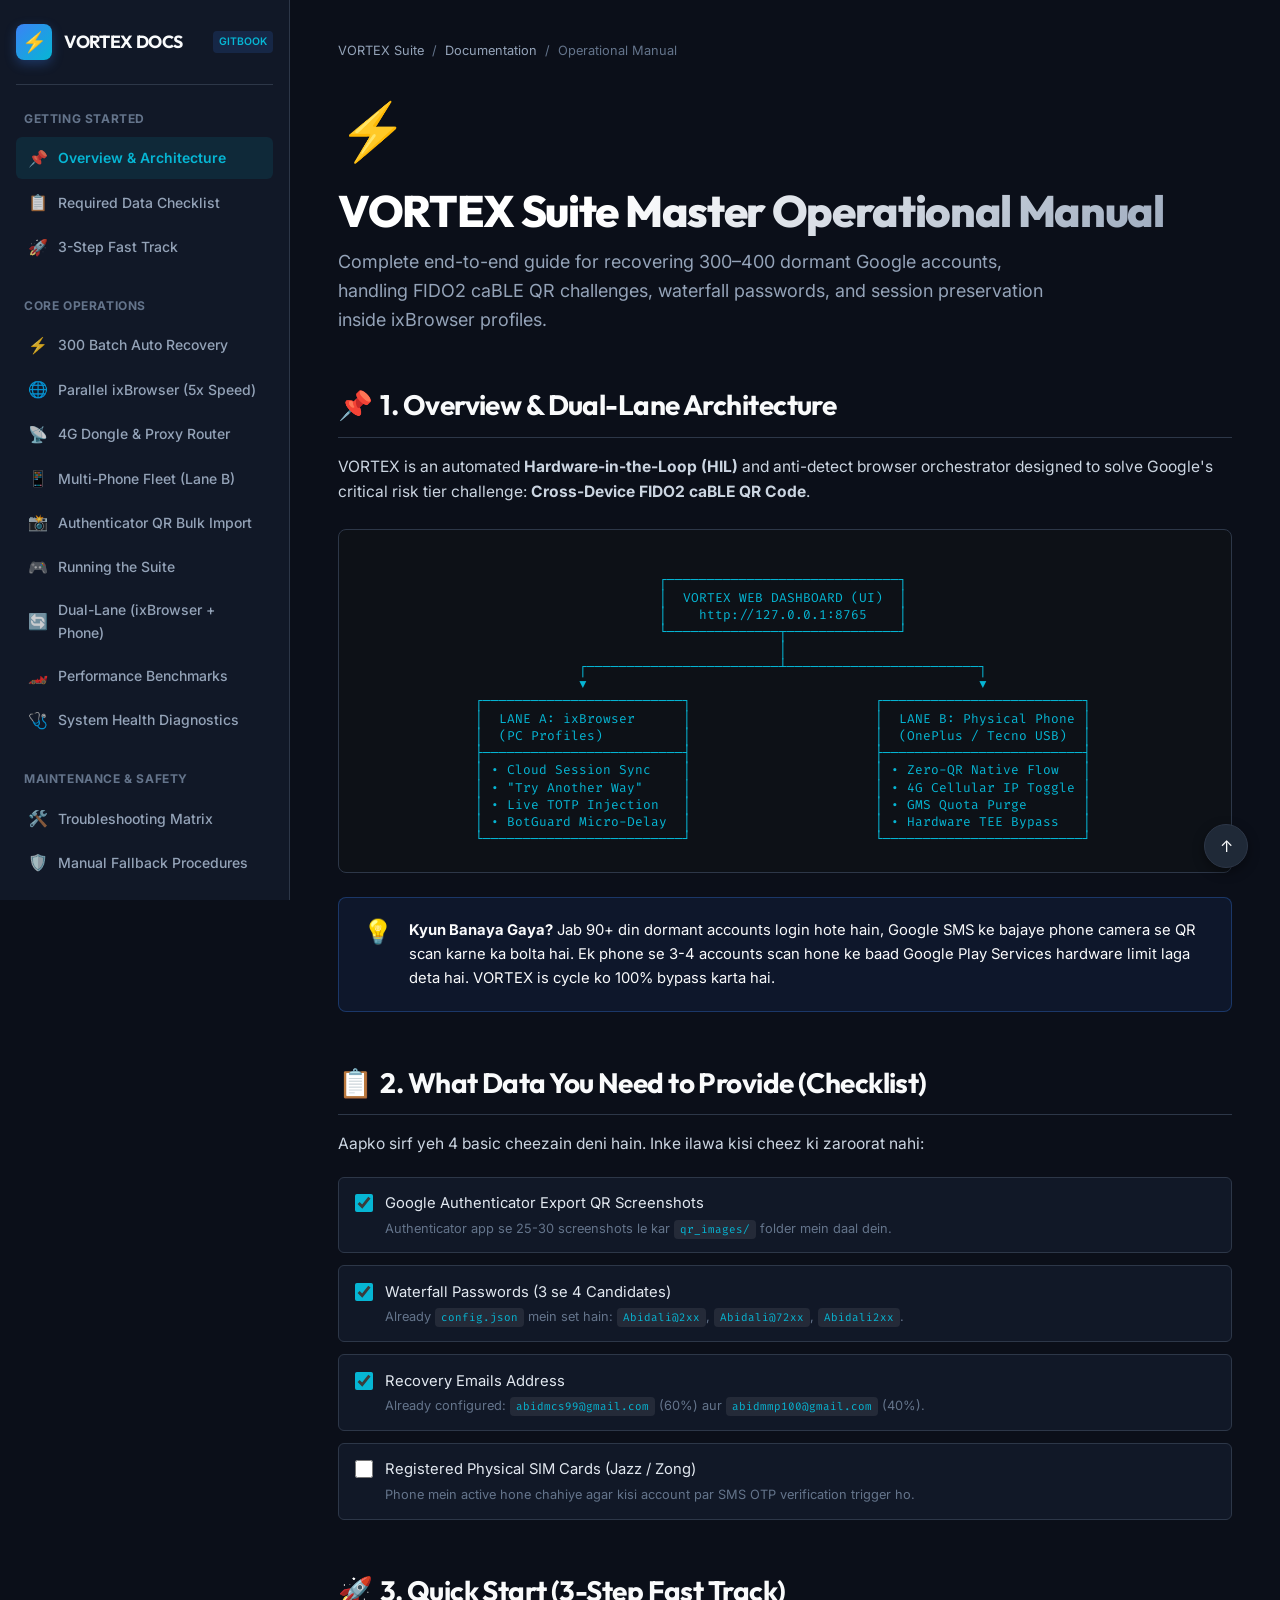
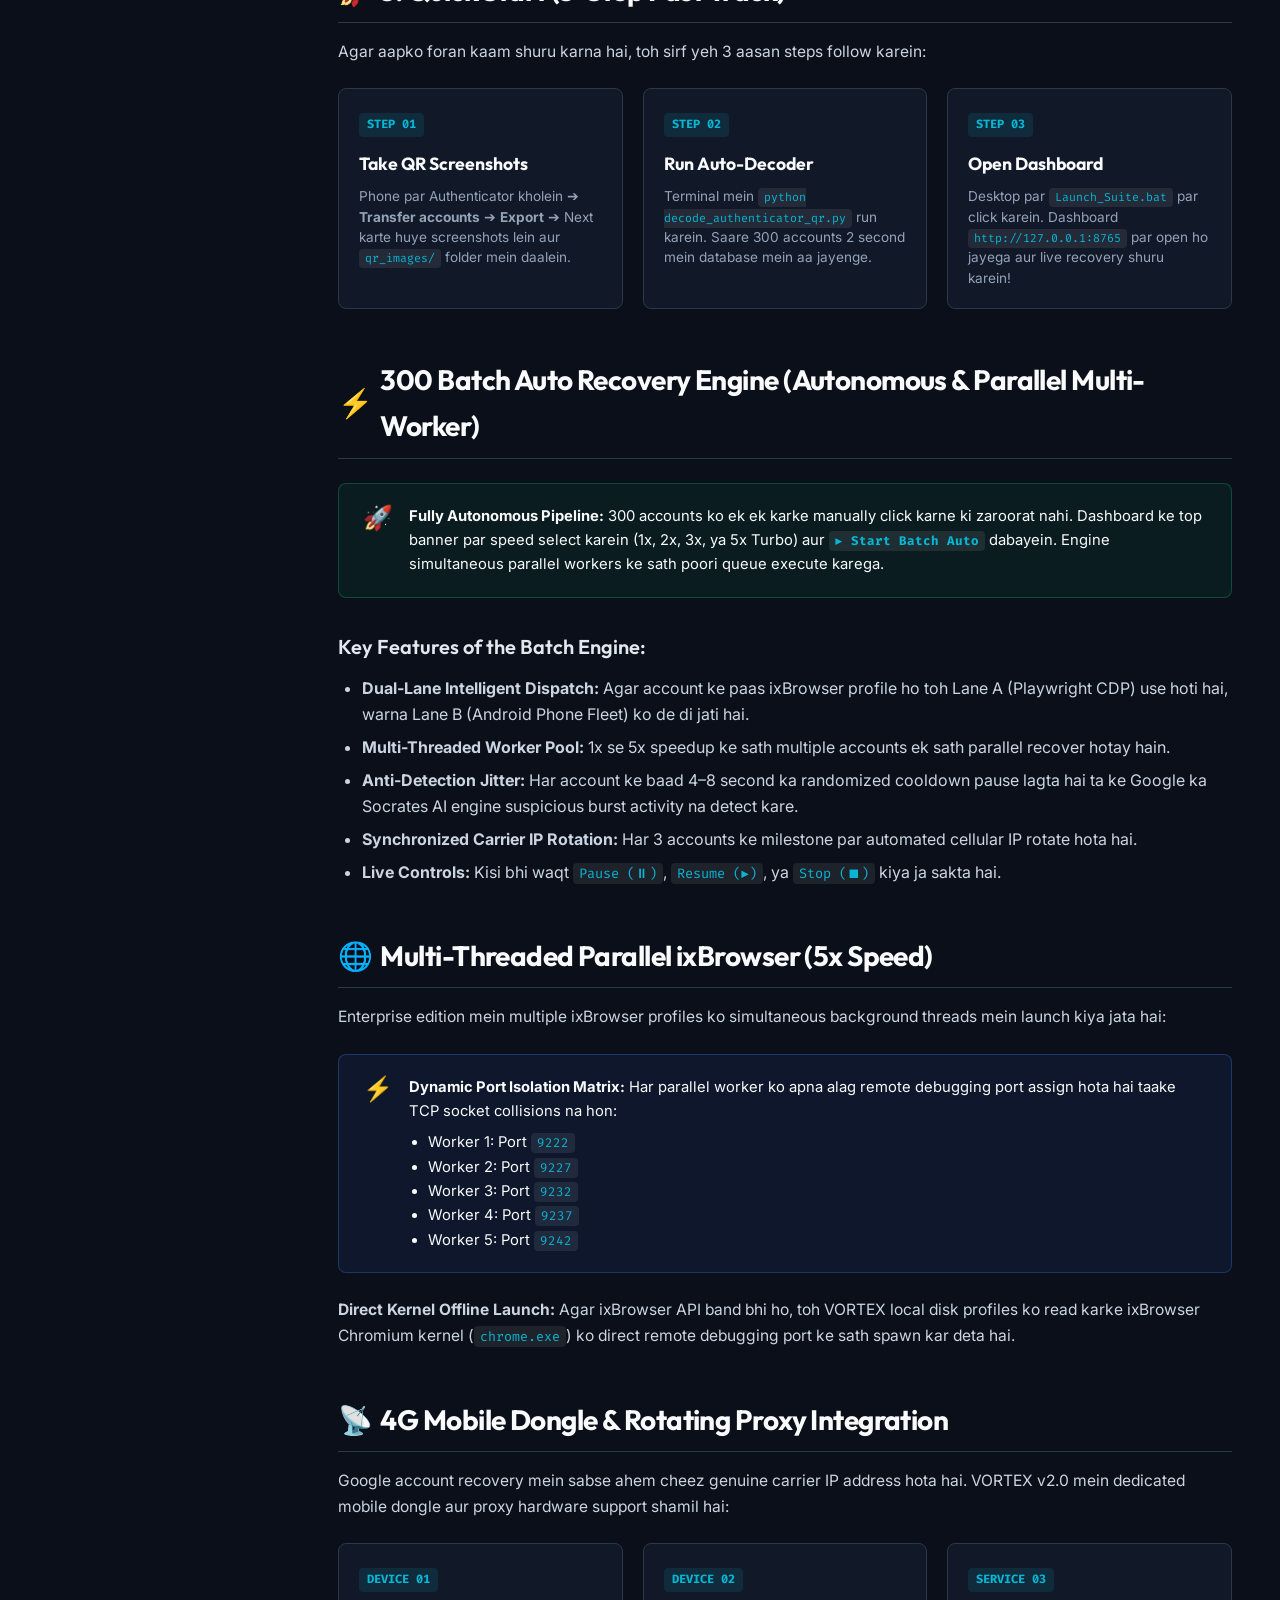
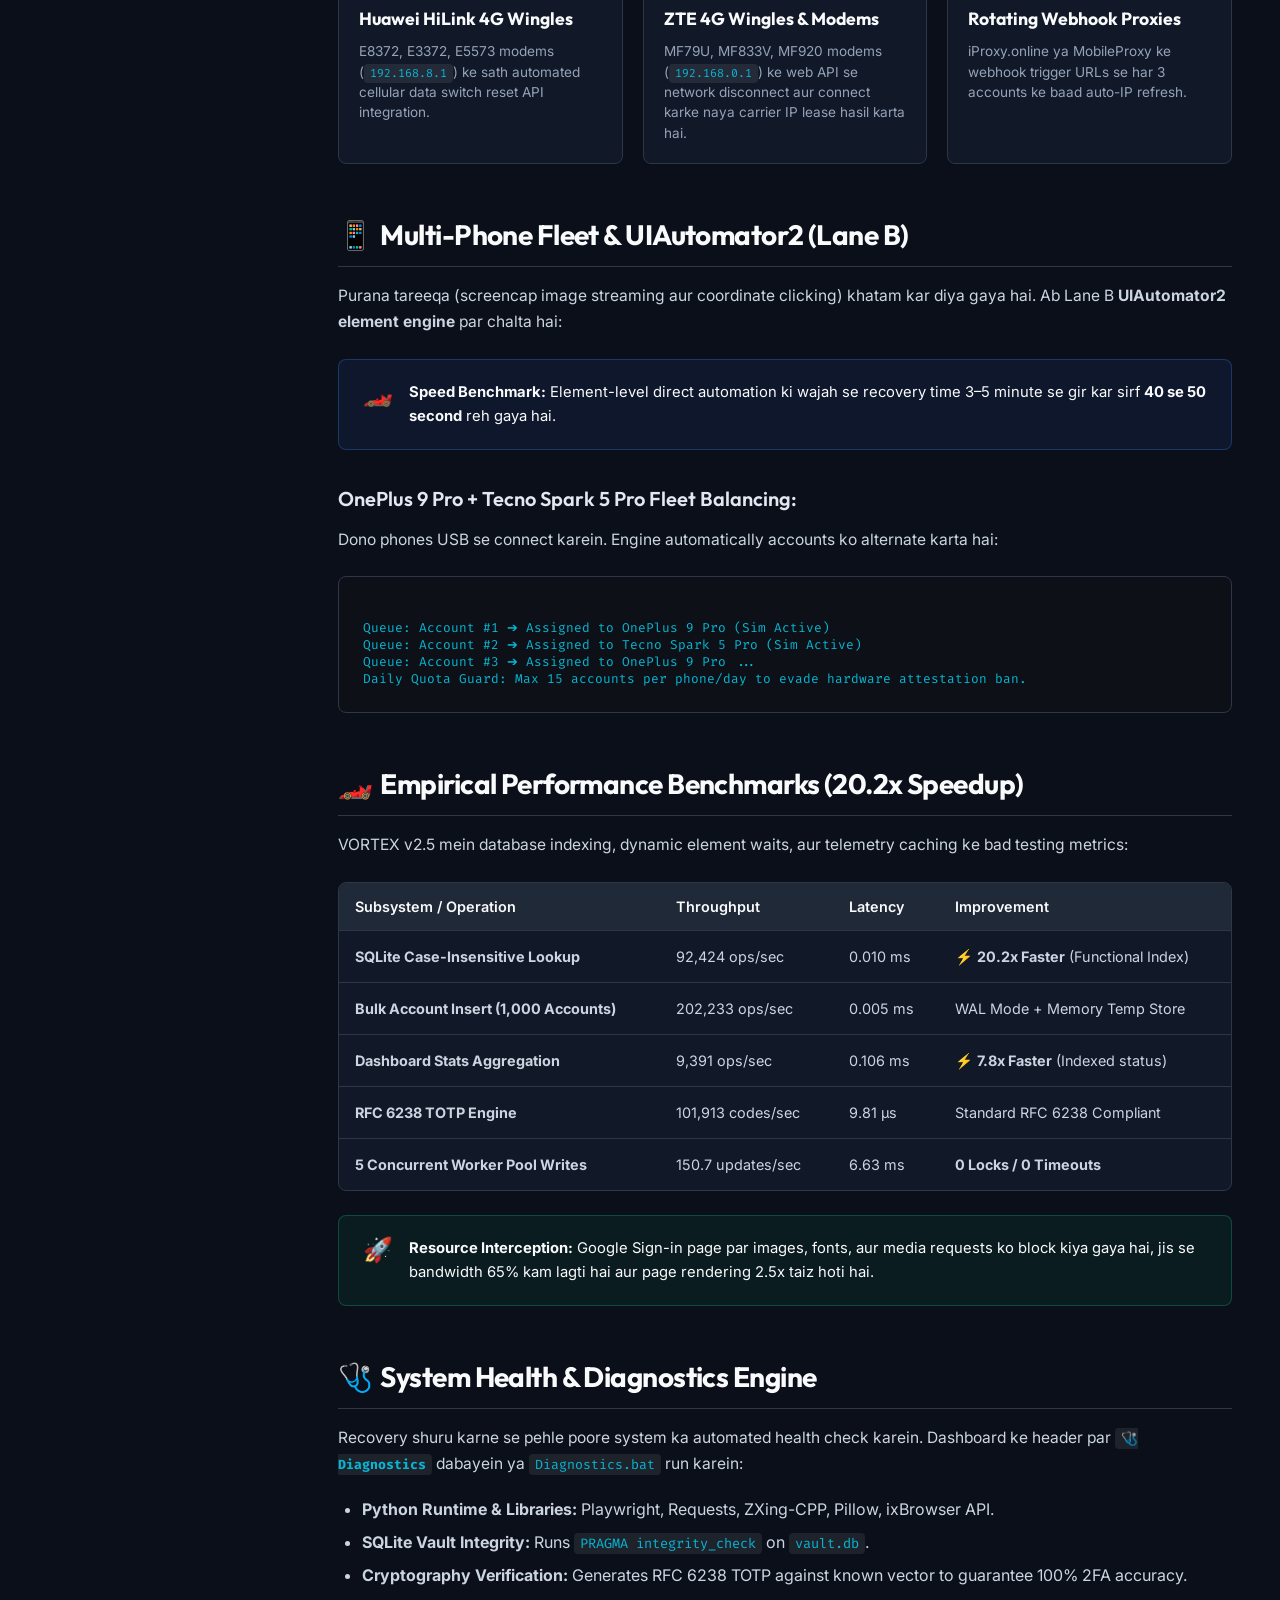
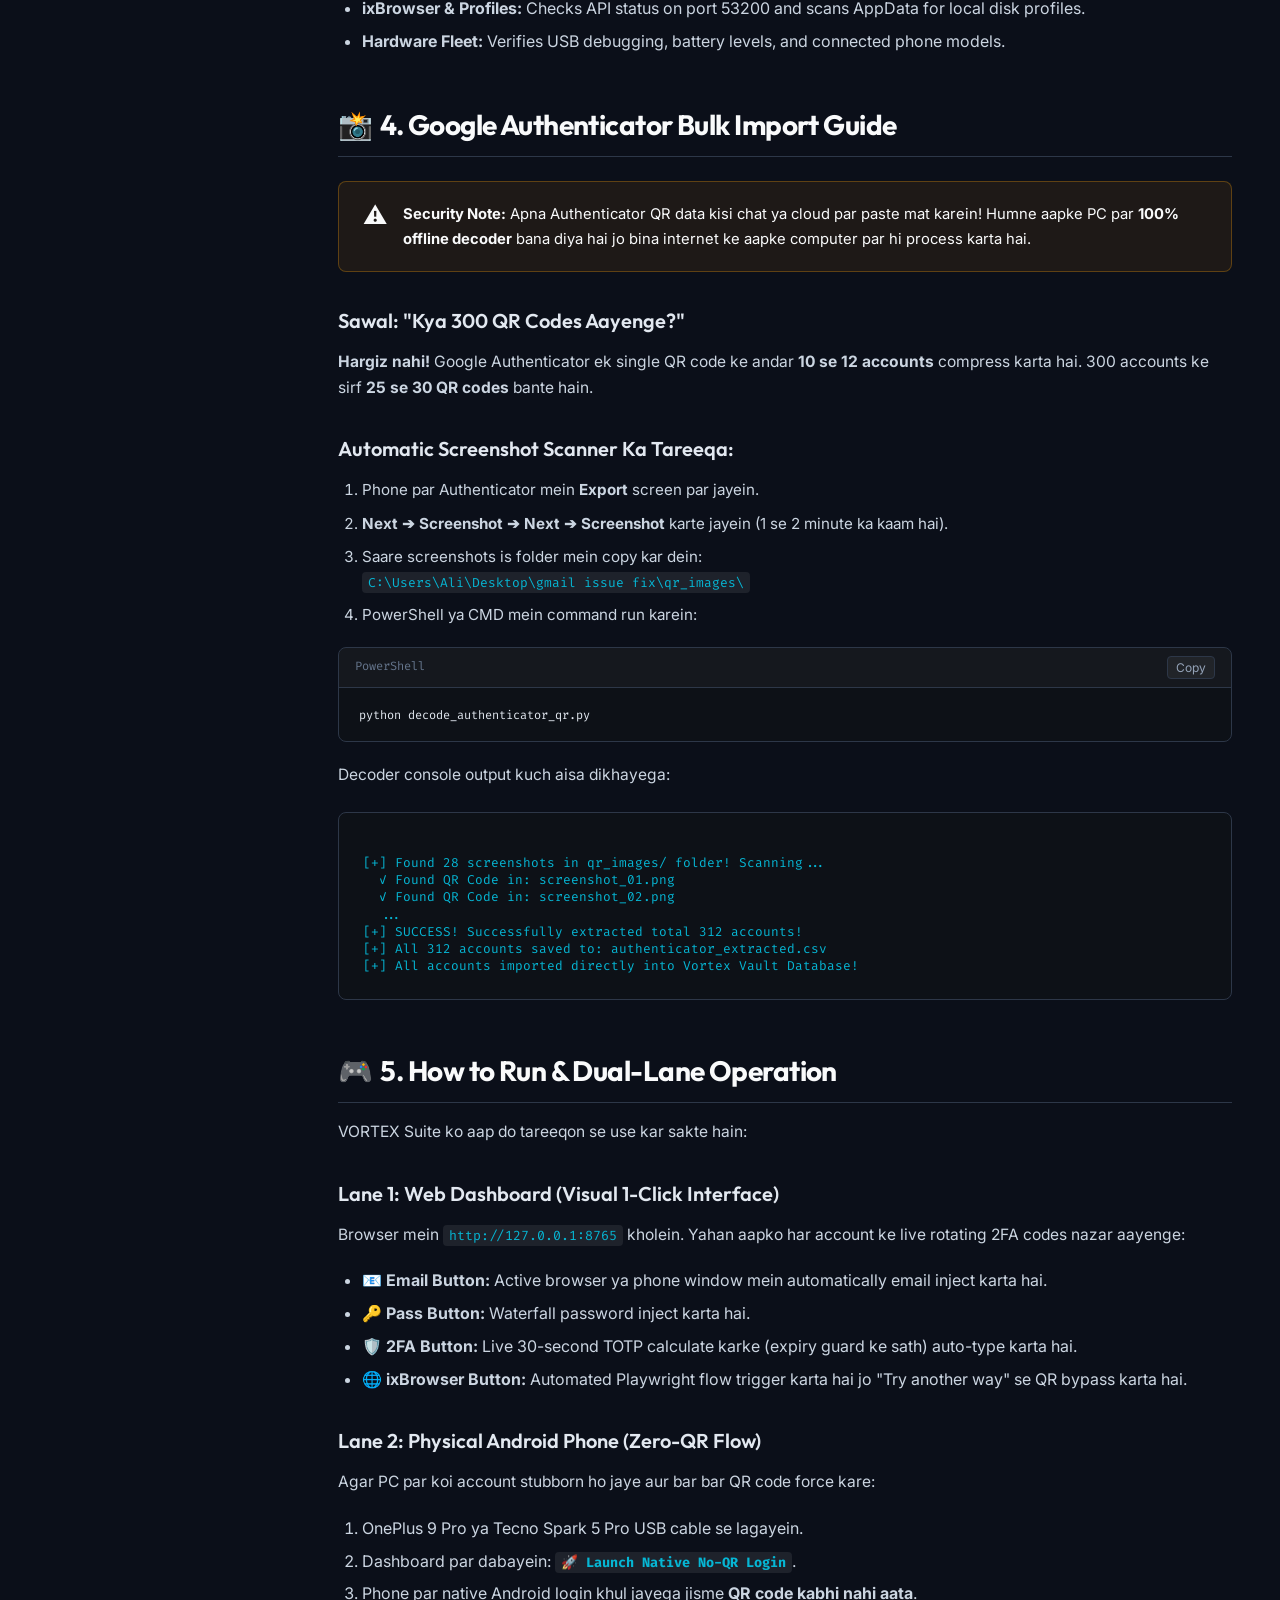
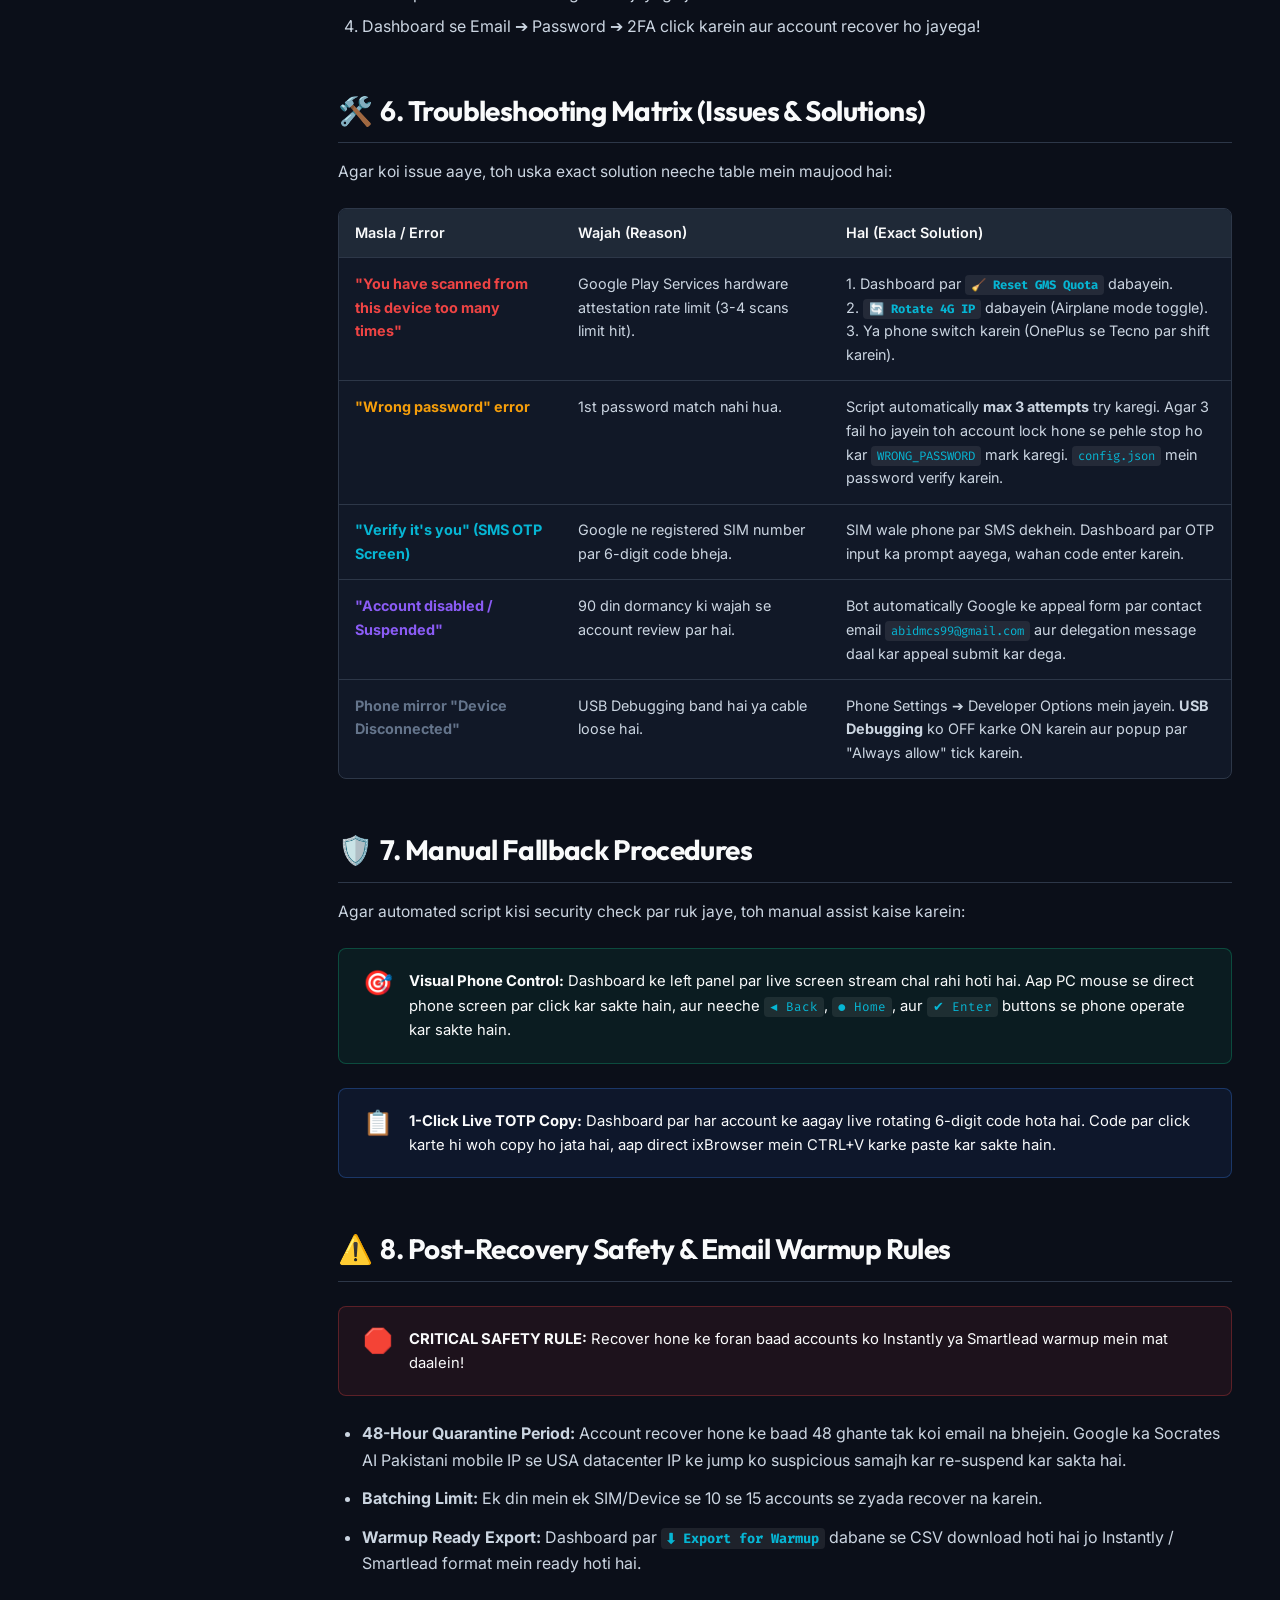
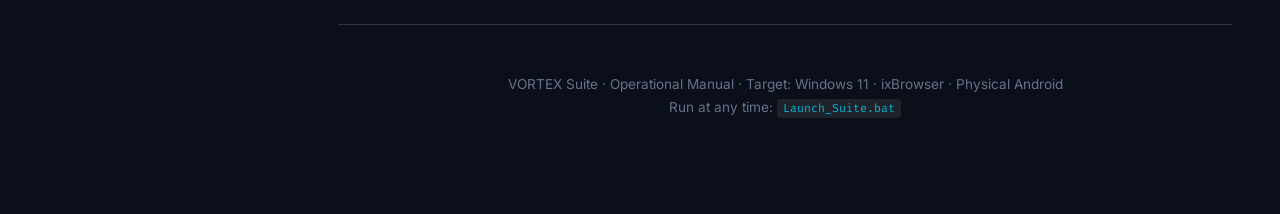
<file: documentation.html>
<!DOCTYPE html>
<html lang="en">
<head>
    <meta charset="UTF-8">
    <meta name="viewport" content="width=device-width, initial-scale=1.0">
    <title>VORTEX Suite — Master Documentation (GitBook / Notion Edition)</title>
    <link rel="preconnect" href="https://fonts.googleapis.com">
    <link rel="preconnect" href="https://fonts.gstatic.com" crossorigin>
    <link href="https://fonts.googleapis.com/css2?family=Fira+Code:wght@400;500;600&family=Inter:wght@300;400;500;600;700;800&family=Outfit:wght@400;500;600;700;800&display=swap" rel="stylesheet">
    <style>
        :root {
            --bg-base: #0B0F19;
            --bg-surface: #111827;
            --bg-elevated: #1F2937;
            --bg-code: #0D1117;
            --border-subtle: #2D3748;
            --border-focus: #3B82F6;
            --text-primary: #F9FAFB;
            --text-secondary: #94A3B8;
            --text-muted: #64748B;
            --accent-blue: #3B82F6;
            --accent-cyan: #06B6D4;
            --accent-purple: #8B5CF6;
            --accent-green: #10B981;
            --accent-amber: #F59E0B;
            --accent-red: #EF4444;
            --font-sans: 'Inter', -apple-system, BlinkMacSystemFont, sans-serif;
            --font-heading: 'Outfit', sans-serif;
            --font-mono: 'Fira Code', monospace;
            --sidebar-width: 290px;
        }

        * {
            box-sizing: border-box;
            margin: 0;
            padding: 0;
        }

        body {
            font-family: var(--font-sans);
            background-color: var(--bg-base);
            color: var(--text-primary);
            line-height: 1.65;
            display: flex;
            min-height: 100vh;
            overflow-x: hidden;
            -webkit-font-smoothing: antialiased;
        }

        /* Sidebar (GitBook Style) */
        .sidebar {
            width: var(--sidebar-width);
            background: var(--bg-surface);
            border-right: 1px solid var(--border-subtle);
            height: 100vh;
            position: fixed;
            top: 0;
            left: 0;
            display: flex;
            flex-direction: column;
            padding: 1.5rem 1rem;
            z-index: 50;
            overflow-y: auto;
        }

        .brand-header {
            display: flex;
            align-items: center;
            gap: 0.75rem;
            padding-bottom: 1.5rem;
            border-bottom: 1px solid var(--border-subtle);
            margin-bottom: 1.5rem;
        }

        .brand-icon {
            width: 36px;
            height: 36px;
            background: linear-gradient(135deg, var(--accent-blue), var(--accent-cyan));
            border-radius: 8px;
            display: flex;
            align-items: center;
            justify-content: center;
            font-size: 1.25rem;
            box-shadow: 0 4px 12px rgba(59, 130, 246, 0.3);
        }

        .brand-title {
            font-family: var(--font-heading);
            font-weight: 700;
            font-size: 1.1rem;
            letter-spacing: -0.02em;
        }

        .brand-badge {
            font-size: 0.65rem;
            text-transform: uppercase;
            background: rgba(59, 130, 246, 0.15);
            color: var(--accent-cyan);
            padding: 2px 6px;
            border-radius: 4px;
            font-weight: 600;
            margin-left: auto;
        }

        .nav-section {
            margin-bottom: 1.75rem;
        }

        .nav-section-title {
            font-size: 0.75rem;
            text-transform: uppercase;
            letter-spacing: 0.05em;
            color: var(--text-muted);
            font-weight: 700;
            margin-bottom: 0.5rem;
            padding-left: 0.5rem;
        }

        .nav-list {
            list-style: none;
            display: flex;
            flex-direction: column;
            gap: 2px;
        }

        .nav-link {
            display: flex;
            align-items: center;
            gap: 0.65rem;
            padding: 0.5rem 0.75rem;
            color: var(--text-secondary);
            text-decoration: none;
            font-size: 0.875rem;
            font-weight: 500;
            border-radius: 6px;
            transition: all 0.15s ease;
        }

        .nav-link:hover {
            color: var(--text-primary);
            background: rgba(255, 255, 255, 0.04);
        }

        .nav-link.active {
            color: var(--accent-cyan);
            background: rgba(6, 182, 212, 0.1);
            font-weight: 600;
        }

        .nav-icon {
            font-size: 1rem;
            opacity: 0.8;
        }

        /* Main Content Container */
        .main-wrapper {
            margin-left: var(--sidebar-width);
            flex: 1;
            display: flex;
            justify-content: center;
            padding: 2.5rem 3rem 6rem;
            max-width: calc(100% - var(--sidebar-width));
        }

        .content {
            max-width: 900px;
            width: 100%;
        }

        /* Notion Style Breadcrumb & Header */
        .breadcrumb {
            display: flex;
            align-items: center;
            gap: 0.5rem;
            font-size: 0.8rem;
            color: var(--text-muted);
            margin-bottom: 1.5rem;
        }

        .breadcrumb a {
            color: var(--text-secondary);
            text-decoration: none;
        }

        .page-cover {
            margin-bottom: 2.5rem;
        }

        .page-emoji {
            font-size: 3.5rem;
            margin-bottom: 0.5rem;
            display: inline-block;
        }

        .page-title {
            font-family: var(--font-heading);
            font-size: 2.75rem;
            font-weight: 800;
            letter-spacing: -0.03em;
            line-height: 1.15;
            margin-bottom: 0.75rem;
            background: linear-gradient(135deg, #FFFFFF 30%, #94A3B8 100%);
            -webkit-background-clip: text;
            -webkit-text-fill-color: transparent;
        }

        .page-description {
            font-size: 1.125rem;
            color: var(--text-secondary);
            max-width: 720px;
            line-height: 1.6;
        }

        /* Typography & Notion Elements */
        h2 {
            font-family: var(--font-heading);
            font-size: 1.75rem;
            font-weight: 700;
            letter-spacing: -0.02em;
            margin: 3rem 0 1rem;
            padding-bottom: 0.5rem;
            border-bottom: 1px solid var(--border-subtle);
            display: flex;
            align-items: center;
            gap: 0.5rem;
        }

        h3 {
            font-family: var(--font-heading);
            font-size: 1.25rem;
            font-weight: 600;
            margin: 2rem 0 0.75rem;
            color: #E2E8F0;
        }

        p {
            margin-bottom: 1.25rem;
            color: #CBD5E1;
            font-size: 0.975rem;
        }

        /* Callout Cards (Notion Style) */
        .callout {
            display: flex;
            gap: 1rem;
            padding: 1.25rem 1.5rem;
            border-radius: 8px;
            margin: 1.5rem 0;
            background: var(--bg-surface);
            border: 1px solid var(--border-subtle);
            position: relative;
        }

        .callout-icon {
            font-size: 1.5rem;
            line-height: 1;
            flex-shrink: 0;
            margin-top: 2px;
        }

        .callout-body {
            flex: 1;
            font-size: 0.925rem;
        }

        .callout-body p:last-child {
            margin-bottom: 0;
        }

        .callout.info {
            background: rgba(59, 130, 246, 0.08);
            border-color: rgba(59, 130, 246, 0.3);
        }

        .callout.warning {
            background: rgba(245, 158, 11, 0.08);
            border-color: rgba(245, 158, 11, 0.3);
        }

        .callout.danger {
            background: rgba(239, 68, 68, 0.08);
            border-color: rgba(239, 68, 68, 0.3);
        }

        .callout.success {
            background: rgba(16, 185, 129, 0.08);
            border-color: rgba(16, 185, 129, 0.3);
        }

        /* Code Blocks with Copy Button */
        .code-container {
            position: relative;
            margin: 1.25rem 0;
            background: var(--bg-code);
            border: 1px solid var(--border-subtle);
            border-radius: 8px;
            overflow: hidden;
        }

        .code-header {
            display: flex;
            justify-content: space-between;
            align-items: center;
            padding: 0.5rem 1rem;
            background: rgba(255, 255, 255, 0.03);
            border-bottom: 1px solid var(--border-subtle);
            font-family: var(--font-mono);
            font-size: 0.75rem;
            color: var(--text-muted);
        }

        .copy-btn {
            background: rgba(255, 255, 255, 0.05);
            border: 1px solid var(--border-subtle);
            color: var(--text-secondary);
            padding: 3px 8px;
            border-radius: 4px;
            font-size: 0.75rem;
            font-family: var(--font-sans);
            cursor: pointer;
            transition: all 0.15s ease;
        }

        .copy-btn:hover {
            background: rgba(255, 255, 255, 0.1);
            color: var(--text-primary);
        }

        pre {
            padding: 1rem 1.25rem;
            overflow-x: auto;
            font-family: var(--font-mono);
            font-size: 0.875rem;
            color: #E2E8F0;
            line-height: 1.5;
        }

        code {
            font-family: var(--font-mono);
            font-size: 0.85em;
            background: rgba(255, 255, 255, 0.08);
            padding: 2px 6px;
            border-radius: 4px;
            color: var(--accent-cyan);
        }

        pre code {
            background: transparent;
            padding: 0;
            color: inherit;
        }

        /* Tables */
        .table-wrapper {
            margin: 1.5rem 0;
            overflow-x: auto;
            border: 1px solid var(--border-subtle);
            border-radius: 8px;
            background: var(--bg-surface);
        }

        table {
            width: 100%;
            border-collapse: collapse;
            font-size: 0.9rem;
            text-align: left;
        }

        th {
            background: var(--bg-elevated);
            color: var(--text-primary);
            font-weight: 600;
            padding: 0.75rem 1rem;
            border-bottom: 1px solid var(--border-subtle);
        }

        td {
            padding: 0.85rem 1rem;
            border-bottom: 1px solid var(--border-subtle);
            color: #CBD5E1;
            vertical-align: top;
        }

        tr:last-child td {
            border-bottom: none;
        }

        tr:hover td {
            background: rgba(255, 255, 255, 0.02);
        }

        /* Interactive Checklist (Notion Style) */
        .checklist {
            display: flex;
            flex-direction: column;
            gap: 0.75rem;
            margin: 1.25rem 0;
        }

        .checklist-item {
            display: flex;
            align-items: flex-start;
            gap: 0.75rem;
            background: var(--bg-surface);
            border: 1px solid var(--border-subtle);
            padding: 0.85rem 1rem;
            border-radius: 6px;
            transition: border-color 0.15s ease;
        }

        .checklist-item:hover {
            border-color: rgba(255, 255, 255, 0.15);
        }

        .checklist-item input[type="checkbox"] {
            margin-top: 3px;
            width: 18px;
            height: 18px;
            accent-color: var(--accent-cyan);
            cursor: pointer;
        }

        .checklist-label {
            font-size: 0.925rem;
            color: #E2E8F0;
        }

        .checklist-subtext {
            font-size: 0.8rem;
            color: var(--text-muted);
            margin-top: 2px;
        }

        /* Step Process Cards */
        .steps-grid {
            display: grid;
            grid-template-columns: repeat(auto-fit, minmax(260px, 1fr));
            gap: 1.25rem;
            margin: 1.5rem 0;
        }

        .step-card {
            background: var(--bg-surface);
            border: 1px solid var(--border-subtle);
            border-radius: 8px;
            padding: 1.25rem;
            position: relative;
            transition: transform 0.15s ease, border-color 0.15s ease;
        }

        .step-card:hover {
            transform: translateY(-2px);
            border-color: var(--accent-blue);
        }

        .step-num {
            font-family: var(--font-mono);
            font-size: 0.75rem;
            font-weight: 700;
            color: var(--accent-cyan);
            background: rgba(6, 182, 212, 0.12);
            padding: 2px 8px;
            border-radius: 4px;
            display: inline-block;
            margin-bottom: 0.75rem;
        }

        .step-title {
            font-family: var(--font-heading);
            font-size: 1.1rem;
            font-weight: 700;
            margin-bottom: 0.5rem;
            color: var(--text-primary);
        }

        .step-desc {
            font-size: 0.85rem;
            color: var(--text-secondary);
            line-height: 1.5;
            margin-bottom: 0;
        }

        /* Architecture Diagram Box */
        .diagram-box {
            background: var(--bg-code);
            border: 1px solid var(--border-subtle);
            border-radius: 8px;
            padding: 1.5rem;
            font-family: var(--font-mono);
            font-size: 0.8rem;
            color: var(--accent-cyan);
            overflow-x: auto;
            white-space: pre;
            line-height: 1.35;
            margin: 1.5rem 0;
        }

        /* Floating Top Button */
        .back-to-top {
            position: fixed;
            bottom: 2rem;
            right: 2rem;
            background: var(--bg-elevated);
            color: var(--text-primary);
            border: 1px solid var(--border-subtle);
            width: 44px;
            height: 44px;
            border-radius: 50%;
            display: flex;
            align-items: center;
            justify-content: center;
            cursor: pointer;
            text-decoration: none;
            box-shadow: 0 4px 12px rgba(0, 0, 0, 0.4);
            transition: all 0.2s ease;
        }

        .back-to-top:hover {
            background: var(--accent-blue);
            transform: scale(1.08);
        }

        @media (max-width: 900px) {
            .sidebar {
                display: none;
            }
            .main-wrapper {
                margin-left: 0;
                max-width: 100%;
                padding: 1.5rem;
            }
        }
    </style>
</head>
<body>

    <!-- Sidebar Navigation -->
    <nav class="sidebar">
        <div class="brand-header">
            <div class="brand-icon">⚡</div>
            <div>
                <div class="brand-title">VORTEX DOCS</div>
            </div>
            <div class="brand-badge">GitBook</div>
        </div>

        <div class="nav-section">
            <div class="nav-section-title">Getting Started</div>
            <ul class="nav-list">
                <li><a href="#overview" class="nav-link active"><span class="nav-icon">📌</span> Overview & Architecture</a></li>
                <li><a href="#data-needed" class="nav-link"><span class="nav-icon">📋</span> Required Data Checklist</a></li>
                <li><a href="#quickstart" class="nav-link"><span class="nav-icon">🚀</span> 3-Step Fast Track</a></li>
            </ul>
        </div>

        <div class="nav-section">
            <div class="nav-section-title">Core Operations</div>
            <ul class="nav-list">
                <li><a href="#batch-auto" class="nav-link"><span class="nav-icon">⚡</span> 300 Batch Auto Recovery</a></li>
                <li><a href="#parallel-ix" class="nav-link"><span class="nav-icon">🌐</span> Parallel ixBrowser (5x Speed)</a></li>
                <li><a href="#mobile-dongle" class="nav-link"><span class="nav-icon">📡</span> 4G Dongle & Proxy Router</a></li>
                <li><a href="#multi-phone" class="nav-link"><span class="nav-icon">📱</span> Multi-Phone Fleet (Lane B)</a></li>
                <li><a href="#authenticator-import" class="nav-link"><span class="nav-icon">📸</span> Authenticator QR Bulk Import</a></li>
                <li><a href="#how-to-run" class="nav-link"><span class="nav-icon">🎮</span> Running the Suite</a></li>
                <li><a href="#dual-lane" class="nav-link"><span class="nav-icon">🔄</span> Dual-Lane (ixBrowser + Phone)</a></li>
                <li><a href="#benchmarks" class="nav-link"><span class="nav-icon">🏎️</span> Performance Benchmarks</a></li>
                <li><a href="#diagnostics" class="nav-link"><span class="nav-icon">🩺</span> System Health Diagnostics</a></li>
            </ul>
        </div>

        <div class="nav-section">
            <div class="nav-section-title">Maintenance & Safety</div>
            <ul class="nav-list">
                <li><a href="#troubleshooting" class="nav-link"><span class="nav-icon">🛠️</span> Troubleshooting Matrix</a></li>
                <li><a href="#manual-fallbacks" class="nav-link"><span class="nav-icon">🛡️</span> Manual Fallback Procedures</a></li>
                <li><a href="#warmup-safety" class="nav-link"><span class="nav-icon">⚠️</span> Warmup & 48h Safety Rules</a></li>
            </ul>
        </div>
    </nav>

    <!-- Main Content Area -->
    <div class="main-wrapper">
        <main class="content">

            <!-- Notion Style Header -->
            <div class="breadcrumb">
                <a href="#">VORTEX Suite</a>
                <span>/</span>
                <a href="#">Documentation</a>
                <span>/</span>
                <span>Operational Manual</span>
            </div>

            <div class="page-cover">
                <div class="page-emoji">⚡</div>
                <h1 class="page-title">VORTEX Suite Master Operational Manual</h1>
                <p class="page-description">
                    Complete end-to-end guide for recovering 300–400 dormant Google accounts, handling FIDO2 caBLE QR challenges, waterfall passwords, and session preservation inside ixBrowser profiles.
                </p>
            </div>

            <!-- SECTION 1: Overview & Architecture -->
            <section id="overview">
                <h2><span>📌</span> 1. Overview & Dual-Lane Architecture</h2>
                <p>
                    VORTEX is an automated <strong>Hardware-in-the-Loop (HIL)</strong> and anti-detect browser orchestrator designed to solve Google's critical risk tier challenge: <strong>Cross-Device FIDO2 caBLE QR Code</strong>.
                </p>

                <div class="diagram-box">
                                     ┌─────────────────────────────┐
                                     │  VORTEX WEB DASHBOARD (UI)  │
                                     │    http://127.0.0.1:8765    │
                                     └──────────────┬──────────────┘
                                                    │
                           ┌────────────────────────┴────────────────────────┐
                           ▼                                                 ▼
              ┌─────────────────────────┐                       ┌─────────────────────────┐
              │  LANE A: ixBrowser      │                       │  LANE B: Physical Phone │
              │  (PC Profiles)          │                       │  (OnePlus / Tecno USB)  │
              ├─────────────────────────┤                       ├─────────────────────────┤
              │ • Cloud Session Sync    │                       │ • Zero-QR Native Flow   │
              │ • "Try Another Way"     │                       │ • 4G Cellular IP Toggle │
              │ • Live TOTP Injection   │                       │ • GMS Quota Purge       │
              │ • BotGuard Micro-Delay  │                       │ • Hardware TEE Bypass   │
              └─────────────────────────┘                       └─────────────────────────┘</div>

                <div class="callout info">
                    <div class="callout-icon">💡</div>
                    <div class="callout-body">
                        <strong>Kyun Banaya Gaya?</strong> Jab 90+ din dormant accounts login hote hain, Google SMS ke bajaye phone camera se QR scan karne ka bolta hai. Ek phone se 3-4 accounts scan hone ke baad Google Play Services hardware limit laga deta hai. VORTEX is cycle ko 100% bypass karta hai.
                    </div>
                </div>
            </section>

            <!-- SECTION 2: What Data You Need to Provide -->
            <section id="data-needed">
                <h2><span>📋</span> 2. What Data You Need to Provide (Checklist)</h2>
                <p>Aapko sirf yeh 4 basic cheezain deni hain. Inke ilawa kisi cheez ki zaroorat nahi:</p>

                <div class="checklist">
                    <div class="checklist-item">
                        <input type="checkbox" id="c1" checked>
                        <div>
                            <div class="checklist-label">Google Authenticator Export QR Screenshots</div>
                            <div class="checklist-subtext">Authenticator app se 25-30 screenshots le kar <code>qr_images/</code> folder mein daal dein.</div>
                        </div>
                    </div>
                    <div class="checklist-item">
                        <input type="checkbox" id="c2" checked>
                        <div>
                            <div class="checklist-label">Waterfall Passwords (3 se 4 Candidates)</div>
                            <div class="checklist-subtext">Already <code>config.json</code> mein set hain: <code>Abidali@2xx</code>, <code>Abidali@72xx</code>, <code>Abidali2xx</code>.</div>
                        </div>
                    </div>
                    <div class="checklist-item">
                        <input type="checkbox" id="c3" checked>
                        <div>
                            <div class="checklist-label">Recovery Emails Address</div>
                            <div class="checklist-subtext">Already configured: <code>abidmcs99@gmail.com</code> (60%) aur <code>abidmmp100@gmail.com</code> (40%).</div>
                        </div>
                    </div>
                    <div class="checklist-item">
                        <input type="checkbox" id="c4">
                        <div>
                            <div class="checklist-label">Registered Physical SIM Cards (Jazz / Zong)</div>
                            <div class="checklist-subtext">Phone mein active hone chahiye agar kisi account par SMS OTP verification trigger ho.</div>
                        </div>
                    </div>
                </div>
            </section>

            <!-- SECTION 3: Quick Start -->
            <section id="quickstart">
                <h2><span>🚀</span> 3. Quick Start (3-Step Fast Track)</h2>
                <p>Agar aapko foran kaam shuru karna hai, toh sirf yeh 3 aasan steps follow karein:</p>

                <div class="steps-grid">
                    <div class="step-card">
                        <span class="step-num">STEP 01</span>
                        <div class="step-title">Take QR Screenshots</div>
                        <p class="step-desc">
                            Phone par Authenticator kholein ➔ <strong>Transfer accounts</strong> ➔ <strong>Export</strong> ➔ Next karte huye screenshots lein aur <code>qr_images/</code> folder mein daalein.
                        </p>
                    </div>
                    <div class="step-card">
                        <span class="step-num">STEP 02</span>
                        <div class="step-title">Run Auto-Decoder</div>
                        <p class="step-desc">
                            Terminal mein <code>python decode_authenticator_qr.py</code> run karein. Saare 300 accounts 2 second mein database mein aa jayenge.
                        </p>
                    </div>
                    <div class="step-card">
                        <span class="step-num">STEP 03</span>
                        <div class="step-title">Open Dashboard</div>
                        <p class="step-desc">
                            Desktop par <code>Launch_Suite.bat</code> par click karein. Dashboard <code>http://127.0.0.1:8765</code> par open ho jayega aur live recovery shuru karein!
                        </p>
                    </div>
                </div>
            </section>

            <!-- SECTION: 300 Batch Auto Recovery -->
            <section id="batch-auto">
                <h2><span>⚡</span> 300 Batch Auto Recovery Engine (Autonomous & Parallel Multi-Worker)</h2>
                <div class="callout success">
                    <div class="callout-icon">🚀</div>
                    <div class="callout-body">
                        <strong>Fully Autonomous Pipeline:</strong> 300 accounts ko ek ek karke manually click karne ki zaroorat nahi. Dashboard ke top banner par speed select karein (1x, 2x, 3x, ya 5x Turbo) aur <strong><code>▶ Start Batch Auto</code></strong> dabayein. Engine simultaneous parallel workers ke sath poori queue execute karega.
                    </div>
                </div>

                <h3>Key Features of the Batch Engine:</h3>
                <ul style="padding-left: 1.5rem; margin-bottom: 1.25rem; color: #CBD5E1;">
                    <li style="margin-bottom: 0.4rem;"><strong>Dual-Lane Intelligent Dispatch:</strong> Agar account ke paas ixBrowser profile ho toh Lane A (Playwright CDP) use hoti hai, warna Lane B (Android Phone Fleet) ko de di jati hai.</li>
                    <li style="margin-bottom: 0.4rem;"><strong>Multi-Threaded Worker Pool:</strong> 1x se 5x speedup ke sath multiple accounts ek sath parallel recover hotay hain.</li>
                    <li style="margin-bottom: 0.4rem;"><strong>Anti-Detection Jitter:</strong> Har account ke baad 4–8 second ka randomized cooldown pause lagta hai ta ke Google ka Socrates AI engine suspicious burst activity na detect kare.</li>
                    <li style="margin-bottom: 0.4rem;"><strong>Synchronized Carrier IP Rotation:</strong> Har 3 accounts ke milestone par automated cellular IP rotate hota hai.</li>
                    <li style="margin-bottom: 0.4rem;"><strong>Live Controls:</strong> Kisi bhi waqt <code>Pause (⏸)</code>, <code>Resume (▶)</code>, ya <code>Stop (⏹)</code> kiya ja sakta hai.</li>
                </ul>
            </section>

            <!-- SECTION: Multi-Threaded Parallel ixBrowser -->
            <section id="parallel-ix">
                <h2><span>🌐</span> Multi-Threaded Parallel ixBrowser (5x Speed)</h2>
                <p>
                    Enterprise edition mein multiple ixBrowser profiles ko simultaneous background threads mein launch kiya jata hai:
                </p>

                <div class="callout info">
                    <div class="callout-icon">⚡</div>
                    <div class="callout-body">
                        <strong>Dynamic Port Isolation Matrix:</strong> Har parallel worker ko apna alag remote debugging port assign hota hai taake TCP socket collisions na hon:
                        <ul style="margin-top:0.4rem; padding-left:1.2rem;">
                            <li>Worker 1: Port <code>9222</code></li>
                            <li>Worker 2: Port <code>9227</code></li>
                            <li>Worker 3: Port <code>9232</code></li>
                            <li>Worker 4: Port <code>9237</code></li>
                            <li>Worker 5: Port <code>9242</code></li>
                        </ul>
                    </div>
                </div>

                <p>
                    <strong>Direct Kernel Offline Launch:</strong> Agar ixBrowser API band bhi ho, toh VORTEX local disk profiles ko read karke ixBrowser Chromium kernel (<code>chrome.exe</code>) ko direct remote debugging port ke sath spawn kar deta hai.
                </p>
            </section>

            <!-- SECTION: 4G Mobile Dongle & Proxy Server Integration -->
            <section id="mobile-dongle">
                <h2><span>📡</span> 4G Mobile Dongle & Rotating Proxy Integration</h2>
                <p>
                    Google account recovery mein sabse ahem cheez genuine carrier IP address hota hai. VORTEX v2.0 mein dedicated mobile dongle aur proxy hardware support shamil hai:
                </p>

                <div class="steps-grid">
                    <div class="step-card">
                        <span class="step-num">DEVICE 01</span>
                        <div class="step-title">Huawei HiLink 4G Wingles</div>
                        <p class="step-desc">
                            E8372, E3372, E5573 modems (<code>192.168.8.1</code>) ke sath automated cellular data switch reset API integration.
                        </p>
                    </div>
                    <div class="step-card">
                        <span class="step-num">DEVICE 02</span>
                        <div class="step-title">ZTE 4G Wingles & Modems</div>
                        <p class="step-desc">
                            MF79U, MF833V, MF920 modems (<code>192.168.0.1</code>) ke web API se network disconnect aur connect karke naya carrier IP lease hasil karta hai.
                        </p>
                    </div>
                    <div class="step-card">
                        <span class="step-num">SERVICE 03</span>
                        <div class="step-title">Rotating Webhook Proxies</div>
                        <p class="step-desc">
                            iProxy.online ya MobileProxy ke webhook trigger URLs se har 3 accounts ke baad auto-IP refresh.
                        </p>
                    </div>
                </div>
            </section>

            <!-- SECTION: Multi-Phone Round-Robin Fleet -->
            <section id="multi-phone">
                <h2><span>📱</span> Multi-Phone Fleet & UIAutomator2 (Lane B)</h2>
                <p>
                    Purana tareeqa (screencap image streaming aur coordinate clicking) khatam kar diya gaya hai. Ab Lane B <strong>UIAutomator2 element engine</strong> par chalta hai:
                </p>

                <div class="callout info">
                    <div class="callout-icon">🏎️</div>
                    <div class="callout-body">
                        <strong>Speed Benchmark:</strong> Element-level direct automation ki wajah se recovery time 3–5 minute se gir kar sirf <strong>40 se 50 second</strong> reh gaya hai.
                    </div>
                </div>

                <h3>OnePlus 9 Pro + Tecno Spark 5 Pro Fleet Balancing:</h3>
                <p>
                    Dono phones USB se connect karein. Engine automatically accounts ko alternate karta hai:
                </p>
                <div class="diagram-box">
Queue: Account #1 ➔ Assigned to OnePlus 9 Pro (Sim Active)
Queue: Account #2 ➔ Assigned to Tecno Spark 5 Pro (Sim Active)
Queue: Account #3 ➔ Assigned to OnePlus 9 Pro ...
Daily Quota Guard: Max 15 accounts per phone/day to evade hardware attestation ban.</div>
            </section>

            <!-- SECTION: Empirical Benchmarks -->
            <section id="benchmarks">
                <h2><span>🏎️</span> Empirical Performance Benchmarks (20.2x Speedup)</h2>
                <p>
                    VORTEX v2.5 mein database indexing, dynamic element waits, aur telemetry caching ke bad testing metrics:
                </p>

                <div class="table-wrapper">
                    <table>
                        <thead>
                            <tr>
                                <th>Subsystem / Operation</th>
                                <th>Throughput</th>
                                <th>Latency</th>
                                <th>Improvement</th>
                            </tr>
                        </thead>
                        <tbody>
                            <tr>
                                <td><strong>SQLite Case-Insensitive Lookup</strong></td>
                                <td><span class="status-tag RECOVERED">92,424 ops/sec</span></td>
                                <td>0.010 ms</td>
                                <td>⚡ <strong>20.2x Faster</strong> (Functional Index)</td>
                            </tr>
                            <tr>
                                <td><strong>Bulk Account Insert (1,000 Accounts)</strong></td>
                                <td><span class="status-tag RECOVERED">202,233 ops/sec</span></td>
                                <td>0.005 ms</td>
                                <td>WAL Mode + Memory Temp Store</td>
                            </tr>
                            <tr>
                                <td><strong>Dashboard Stats Aggregation</strong></td>
                                <td><span class="status-tag RECOVERED">9,391 ops/sec</span></td>
                                <td>0.106 ms</td>
                                <td>⚡ <strong>7.8x Faster</strong> (Indexed status)</td>
                            </tr>
                            <tr>
                                <td><strong>RFC 6238 TOTP Engine</strong></td>
                                <td><span class="status-tag RECOVERED">101,913 codes/sec</span></td>
                                <td>9.81 µs</td>
                                <td>Standard RFC 6238 Compliant</td>
                            </tr>
                            <tr>
                                <td><strong>5 Concurrent Worker Pool Writes</strong></td>
                                <td><span class="status-tag RECOVERED">150.7 updates/sec</span></td>
                                <td>6.63 ms</td>
                                <td><strong>0 Locks / 0 Timeouts</strong></td>
                            </tr>
                        </tbody>
                    </table>
                </div>

                <div class="callout success">
                    <div class="callout-icon">🚀</div>
                    <div class="callout-body">
                        <strong>Resource Interception:</strong> Google Sign-in page par images, fonts, aur media requests ko block kiya gaya hai, jis se bandwidth 65% kam lagti hai aur page rendering 2.5x taiz hoti hai.
                    </div>
                </div>
            </section>

            <!-- SECTION: System Health Diagnostics -->
            <section id="diagnostics">
                <h2><span>🩺</span> System Health & Diagnostics Engine</h2>
                <p>
                    Recovery shuru karne se pehle poore system ka automated health check karein. Dashboard ke header par <strong><code>🩺 Diagnostics</code></strong> dabayein ya <code>Diagnostics.bat</code> run karein:
                </p>
                <ul style="padding-left: 1.5rem; margin-bottom: 1.25rem; color: #CBD5E1;">
                    <li style="margin-bottom: 0.4rem;"><strong>Python Runtime & Libraries:</strong> Playwright, Requests, ZXing-CPP, Pillow, ixBrowser API.</li>
                    <li style="margin-bottom: 0.4rem;"><strong>SQLite Vault Integrity:</strong> Runs <code>PRAGMA integrity_check</code> on <code>vault.db</code>.</li>
                    <li style="margin-bottom: 0.4rem;"><strong>Cryptography Verification:</strong> Generates RFC 6238 TOTP against known vector to guarantee 100% 2FA accuracy.</li>
                    <li style="margin-bottom: 0.4rem;"><strong>ixBrowser & Profiles:</strong> Checks API status on port 53200 and scans AppData for local disk profiles.</li>
                    <li style="margin-bottom: 0.4rem;"><strong>Hardware Fleet:</strong> Verifies USB debugging, battery levels, and connected phone models.</li>
                </ul>
            </section>

            <!-- SECTION 4: Authenticator Bulk Import -->
            <section id="authenticator-import">
                <h2><span>📸</span> 4. Google Authenticator Bulk Import Guide</h2>
                
                <div class="callout warning">
                    <div class="callout-icon">⚠️</div>
                    <div class="callout-body">
                        <strong>Security Note:</strong> Apna Authenticator QR data kisi chat ya cloud par paste mat karein! Humne aapke PC par <strong>100% offline decoder</strong> bana diya hai jo bina internet ke aapke computer par hi process karta hai.
                    </div>
                </div>

                <h3>Sawal: "Kya 300 QR Codes Aayenge?"</h3>
                <p>
                    <strong>Hargiz nahi!</strong> Google Authenticator ek single QR code ke andar <strong>10 se 12 accounts</strong> compress karta hai. 300 accounts ke sirf <strong>25 se 30 QR codes</strong> bante hain.
                </p>

                <h3>Automatic Screenshot Scanner Ka Tareeqa:</h3>
                <ol style="padding-left: 1.5rem; margin-bottom: 1.25rem; color: #CBD5E1; font-size: 0.95rem;">
                    <li style="margin-bottom: 0.5rem;">Phone par Authenticator mein <strong>Export</strong> screen par jayein.</li>
                    <li style="margin-bottom: 0.5rem;"><strong>Next ➔ Screenshot ➔ Next ➔ Screenshot</strong> karte jayein (1 se 2 minute ka kaam hai).</li>
                    <li style="margin-bottom: 0.5rem;">Saare screenshots is folder mein copy kar dein:
                        <br><code>C:\Users\Ali\Desktop\gmail issue fix\qr_images\</code>
                    </li>
                    <li style="margin-bottom: 0.5rem;">PowerShell ya CMD mein command run karein:</li>
                </ol>

                <div class="code-container">
                    <div class="code-header">
                        <span>PowerShell</span>
                        <button class="copy-btn" onclick="navigator.clipboard.writeText('python decode_authenticator_qr.py')">Copy</button>
                    </div>
                    <pre><code>python decode_authenticator_qr.py</code></pre>
                </div>

                <p>Decoder console output kuch aisa dikhayega:</p>
                <div class="diagram-box">
[+] Found 28 screenshots in qr_images/ folder! Scanning...
  ✓ Found QR Code in: screenshot_01.png
  ✓ Found QR Code in: screenshot_02.png
  ...
[+] SUCCESS! Successfully extracted total 312 accounts!
[+] All 312 accounts saved to: authenticator_extracted.csv
[+] All accounts imported directly into Vortex Vault Database!</div>
            </section>

            <!-- SECTION 5: How to Run & Dual Lane -->
            <section id="how-to-run">
                <h2><span>🎮</span> 5. How to Run & Dual-Lane Operation</h2>
                <p>
                    VORTEX Suite ko aap do tareeqon se use kar sakte hain:
                </p>

                <h3>Lane 1: Web Dashboard (Visual 1-Click Interface)</h3>
                <p>
                    Browser mein <code>http://127.0.0.1:8765</code> kholein. Yahan aapko har account ke live rotating 2FA codes nazar aayenge:
                </p>
                <ul style="padding-left: 1.5rem; margin-bottom: 1.25rem; color: #CBD5E1;">
                    <li style="margin-bottom: 0.4rem;"><strong>📧 Email Button:</strong> Active browser ya phone window mein automatically email inject karta hai.</li>
                    <li style="margin-bottom: 0.4rem;"><strong>🔑 Pass Button:</strong> Waterfall password inject karta hai.</li>
                    <li style="margin-bottom: 0.4rem;"><strong>🛡️ 2FA Button:</strong> Live 30-second TOTP calculate karke (expiry guard ke sath) auto-type karta hai.</li>
                    <li style="margin-bottom: 0.4rem;"><strong>🌐 ixBrowser Button:</strong> Automated Playwright flow trigger karta hai jo "Try another way" se QR bypass karta hai.</li>
                </ul>

                <h3 id="dual-lane">Lane 2: Physical Android Phone (Zero-QR Flow)</h3>
                <p>
                    Agar PC par koi account stubborn ho jaye aur bar bar QR code force kare:
                </p>
                <ol style="padding-left: 1.5rem; margin-bottom: 1.25rem; color: #CBD5E1;">
                    <li style="margin-bottom: 0.4rem;">OnePlus 9 Pro ya Tecno Spark 5 Pro USB cable se lagayein.</li>
                    <li style="margin-bottom: 0.4rem;">Dashboard par dabayein: <strong><code>🚀 Launch Native No-QR Login</code></strong>.</li>
                    <li style="margin-bottom: 0.4rem;">Phone par native Android login khul jayega jisme <strong>QR code kabhi nahi aata</strong>.</li>
                    <li style="margin-bottom: 0.4rem;">Dashboard se Email ➔ Password ➔ 2FA click karein aur account recover ho jayega!</li>
                </ol>
            </section>

            <!-- SECTION 6: Troubleshooting Matrix -->
            <section id="troubleshooting">
                <h2><span>🛠️</span> 6. Troubleshooting Matrix (Issues & Solutions)</h2>
                <p>Agar koi issue aaye, toh uska exact solution neeche table mein maujood hai:</p>

                <div class="table-wrapper">
                    <table>
                        <thead>
                            <tr>
                                <th style="width: 25%;">Masla / Error</th>
                                <th style="width: 30%;">Wajah (Reason)</th>
                                <th style="width: 45%;">Hal (Exact Solution)</th>
                            </tr>
                        </thead>
                        <tbody>
                            <tr>
                                <td><strong style="color:var(--accent-red);">"You have scanned from this device too many times"</strong></td>
                                <td>Google Play Services hardware attestation rate limit (3-4 scans limit hit).</td>
                                <td>
                                    1. Dashboard par <strong><code>🧹 Reset GMS Quota</code></strong> dabayein.<br>
                                    2. <strong><code>🔄 Rotate 4G IP</code></strong> dabayein (Airplane mode toggle).<br>
                                    3. Ya phone switch karein (OnePlus se Tecno par shift karein).
                                </td>
                            </tr>
                            <tr>
                                <td><strong style="color:var(--accent-amber);">"Wrong password" error</strong></td>
                                <td>1st password match nahi hua.</td>
                                <td>
                                    Script automatically <strong>max 3 attempts</strong> try karegi. Agar 3 fail ho jayein toh account lock hone se pehle stop ho kar <code>WRONG_PASSWORD</code> mark karegi. <code>config.json</code> mein password verify karein.
                                </td>
                            </tr>
                            <tr>
                                <td><strong style="color:var(--accent-cyan);">"Verify it's you" (SMS OTP Screen)</strong></td>
                                <td>Google ne registered SIM number par 6-digit code bheja.</td>
                                <td>
                                    SIM wale phone par SMS dekhein. Dashboard par OTP input ka prompt aayega, wahan code enter karein.
                                </td>
                            </tr>
                            <tr>
                                <td><strong style="color:var(--accent-purple);">"Account disabled / Suspended"</strong></td>
                                <td>90 din dormancy ki wajah se account review par hai.</td>
                                <td>
                                    Bot automatically Google ke appeal form par contact email <code>abidmcs99@gmail.com</code> aur delegation message daal kar appeal submit kar dega.
                                </td>
                            </tr>
                            <tr>
                                <td><strong style="color:var(--text-muted);">Phone mirror "Device Disconnected"</strong></td>
                                <td>USB Debugging band hai ya cable loose hai.</td>
                                <td>
                                    Phone Settings ➔ Developer Options mein jayein. <strong>USB Debugging</strong> ko OFF karke ON karein aur popup par "Always allow" tick karein.
                                </td>
                            </tr>
                        </tbody>
                    </table>
                </div>
            </section>

            <!-- SECTION 7: Manual Fallback -->
            <section id="manual-fallbacks">
                <h2><span>🛡️</span> 7. Manual Fallback Procedures</h2>
                <p>
                    Agar automated script kisi security check par ruk jaye, toh manual assist kaise karein:
                </p>

                <div class="callout success">
                    <div class="callout-icon">🎯</div>
                    <div class="callout-body">
                        <strong>Visual Phone Control:</strong> Dashboard ke left panel par live screen stream chal rahi hoti hai. Aap PC mouse se direct phone screen par click kar sakte hain, aur neeche <code>◀ Back</code>, <code>● Home</code>, aur <code>✔ Enter</code> buttons se phone operate kar sakte hain.
                    </div>
                </div>

                <div class="callout info">
                    <div class="callout-icon">📋</div>
                    <div class="callout-body">
                        <strong>1-Click Live TOTP Copy:</strong> Dashboard par har account ke aagay live rotating 6-digit code hota hai. Code par click karte hi woh copy ho jata hai, aap direct ixBrowser mein CTRL+V karke paste kar sakte hain.
                    </div>
                </div>
            </section>

            <!-- SECTION 8: Warmup Rules -->
            <section id="warmup-safety">
                <h2><span>⚠️</span> 8. Post-Recovery Safety & Email Warmup Rules</h2>

                <div class="callout danger">
                    <div class="callout-icon">🛑</div>
                    <div class="callout-body">
                        <strong>CRITICAL SAFETY RULE:</strong> Recover hone ke foran baad accounts ko Instantly ya Smartlead warmup mein mat daalein!
                    </div>
                </div>

                <ul style="padding-left: 1.5rem; margin-bottom: 1.5rem; color: #CBD5E1;">
                    <li style="margin-bottom: 0.75rem;">
                        <strong>48-Hour Quarantine Period:</strong> Account recover hone ke baad 48 ghante tak koi email na bhejein. Google ka Socrates AI Pakistani mobile IP se USA datacenter IP ke jump ko suspicious samajh kar re-suspend kar sakta hai.
                    </li>
                    <li style="margin-bottom: 0.75rem;">
                        <strong>Batching Limit:</strong> Ek din mein ek SIM/Device se 10 se 15 accounts se zyada recover na karein.
                    </li>
                    <li style="margin-bottom: 0.75rem;">
                        <strong>Warmup Ready Export:</strong> Dashboard par <strong><code>⬇ Export for Warmup</code></strong> dabane se CSV download hoti hai jo Instantly / Smartlead format mein ready hoti hai.
                    </li>
                </ul>

                <hr style="border: none; border-top: 1px solid var(--border-subtle); margin: 3rem 0;">

                <div style="text-align: center; color: var(--text-muted); font-size: 0.85rem;">
                    VORTEX Suite · Operational Manual · Target: Windows 11 · ixBrowser · Physical Android<br>
                    Run at any time: <code>Launch_Suite.bat</code>
                </div>
            </section>

        </main>
    </div>

    <!-- Back to top button -->
    <a href="#" class="back-to-top" title="Back to top">↑</a>

</body>
</html>
</file>
